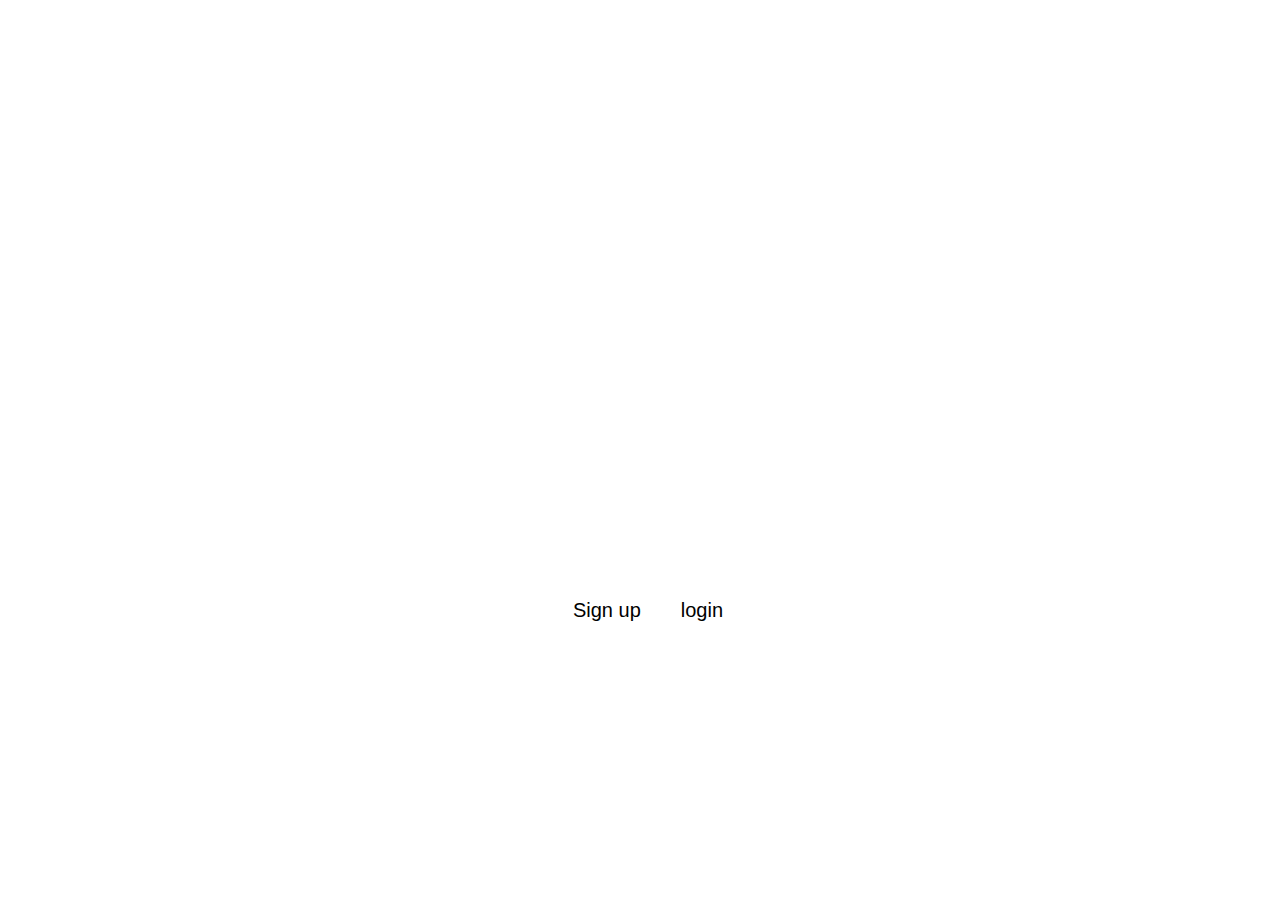
<file: index.html>
<!DOCTYPE html>
<html lang="en">
<head>
    <meta charset="UTF-8">
    <meta http-equiv="X-UA-Compatible" content="IE=edge">
    <meta name="viewport" content="width=device-width, initial-scale=1.0">
    <title>Yangfei</title>
    <link rel="stylesheet" href="./css/login-style.css">
</head>
<body class="center flex-col">
    <h1 class="heading" id="a">Login</h1>

    <form class="center flex-col">
        <Label>Username</Label>
        <input type="text" id="username" name="username" required/>
        <Label class="mt-10">Password</Label>
        <input type="password"  id="password" name="password" required/>    
        <div class="center">
            <button type="button">Sign up</button>
            <button type="button" onclick="validatelogin()">login</button>
        </div>
    </form>
    
    <p id="error-message"></p>
  </body>
</html>
<script src="./scripts/login-main.js"></script>
</file>
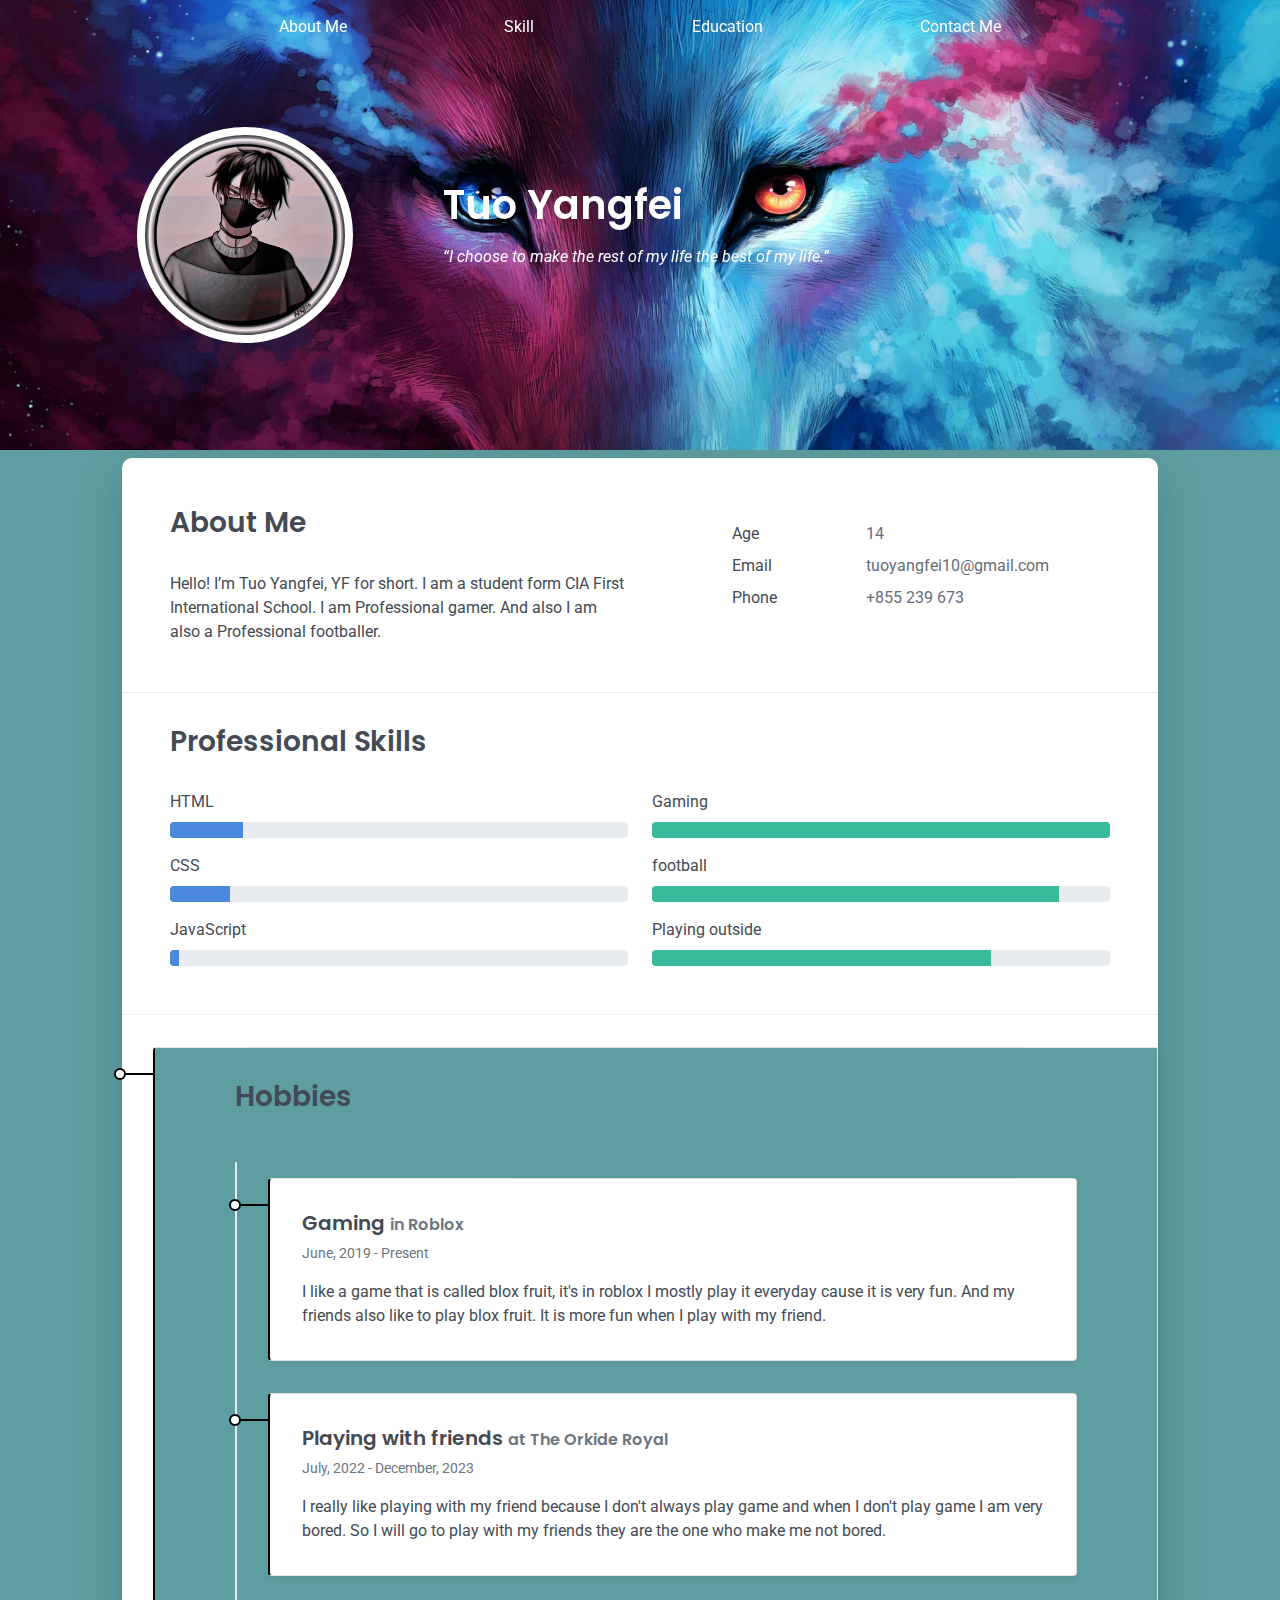
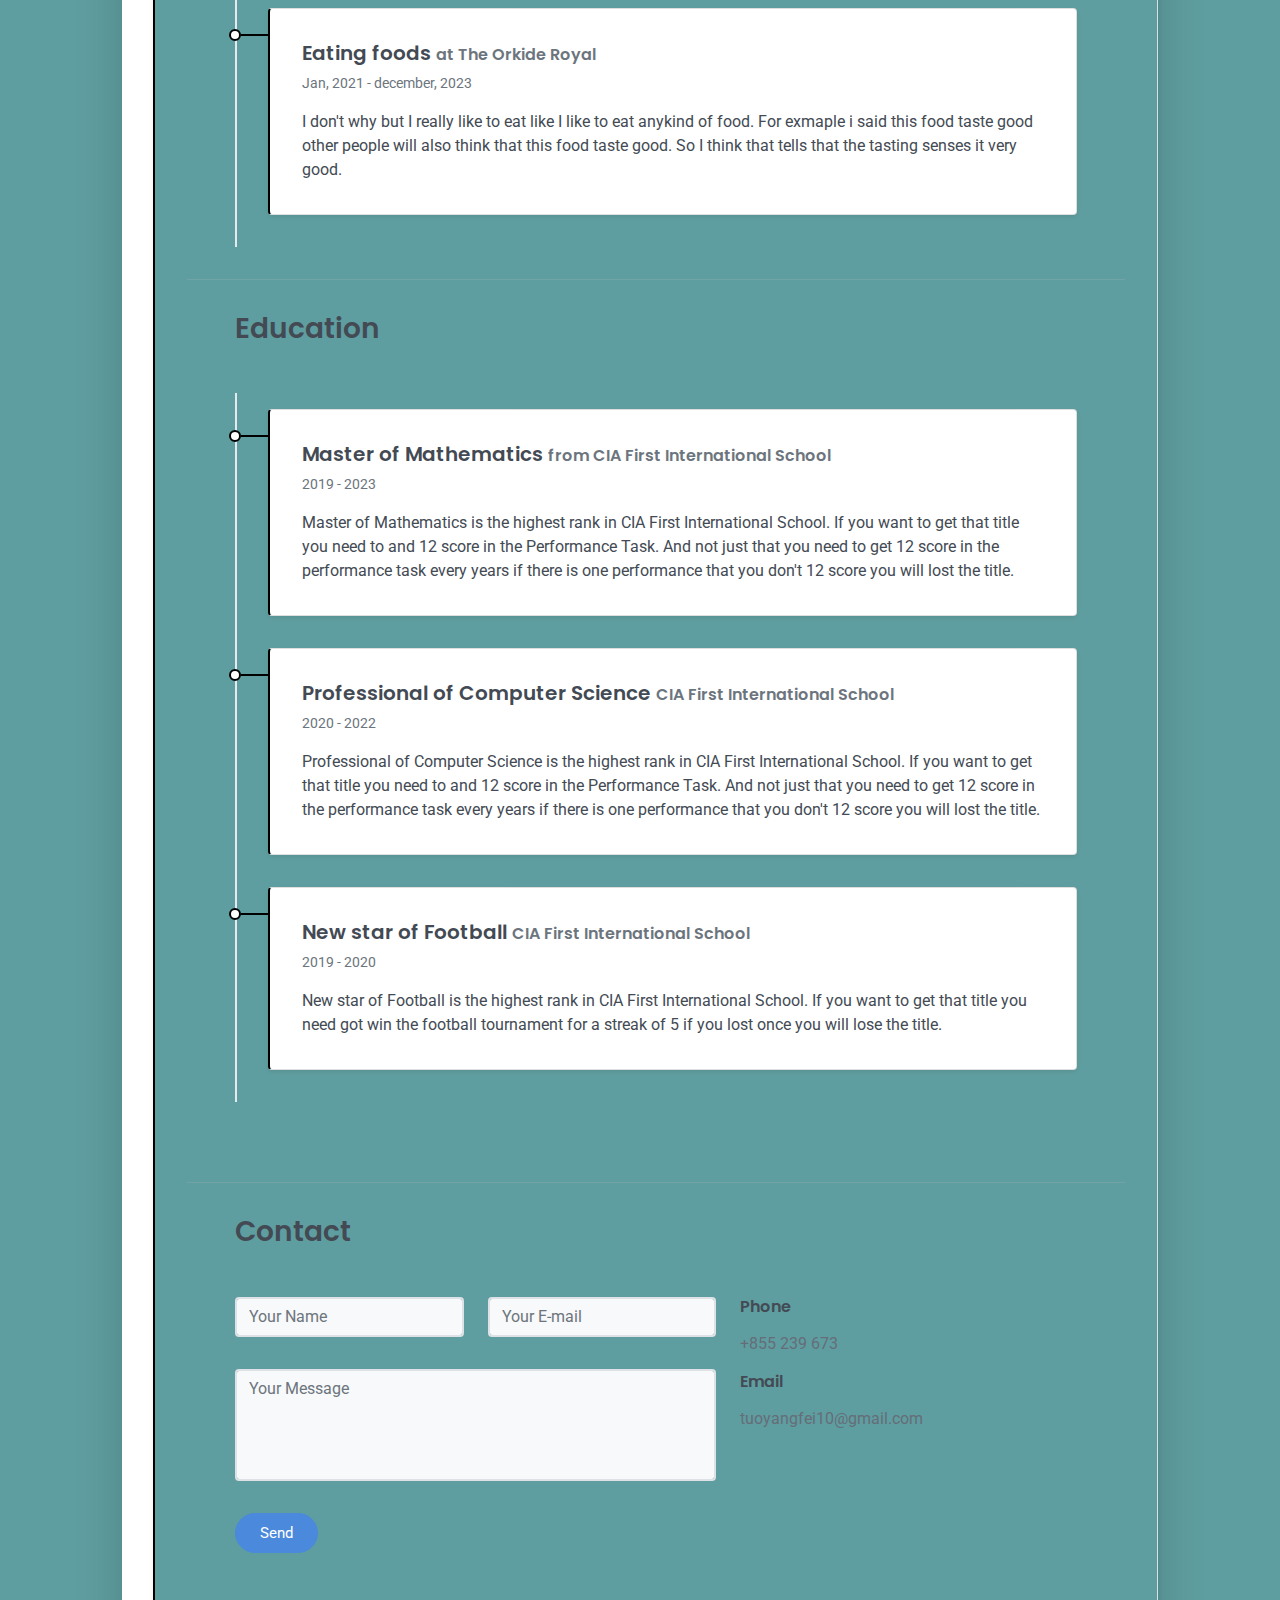
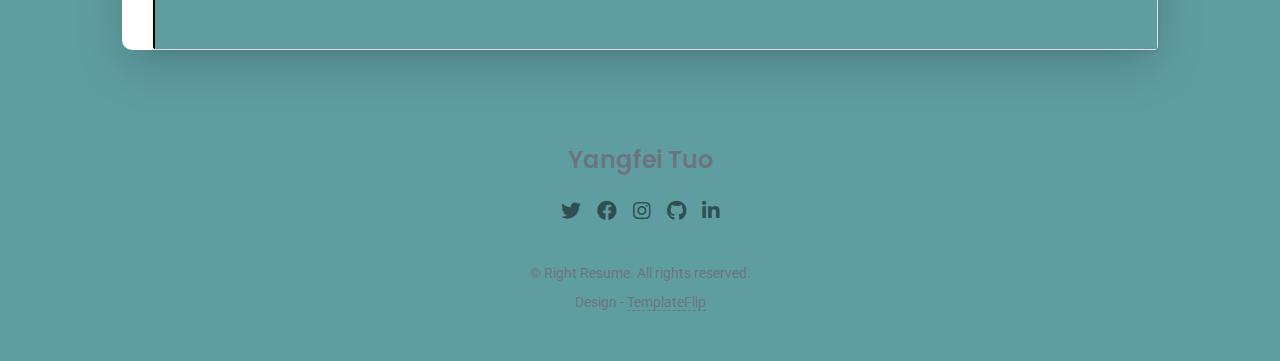
<file: about-me.html>
<!DOCTYPE html>
<html lang="en-US">
  <head>
    <meta charset="UTF-8" />
    <meta http-equiv="X-UA-Compatible" content="IE=edge" />
    <meta name="viewport" content="width=device-width, initial-scale=1" />
    <title>Tuo Yangfei</title>
    <link rel="preconnect" href="https://fonts.gstatic.com" crossorigin="crossorigin" />
    <link
      rel="preload"
      as="style"
      href="https://fonts.googleapis.com/css2?family=Poppins:wght@600&amp;family=Roboto:wght@300;400;500;700&amp;display=swap"
    />
    <link
      rel="stylesheet"
      href="https://fonts.googleapis.com/css2?family=Poppins:wght@600&amp;family=Roboto:wght@300;400;500;700&amp;display=swap"
      media="print"
      onload="this.media='all'"
    />
    <noscript>
      <link
        rel="stylesheet"
        href="https://fonts.googleapis.com/css2?family=Poppins:wght@600&amp;family=Roboto:wght@300;400;500;700&amp;display=swap"
      />
    </noscript>
    <link rel="shortcut icon" type="image/x-icon" href="favicon.ico?" />
    <link href="css/font-awesome/css/all.min.css?ver=1.2.0" rel="stylesheet" />
    <link href="css/bootstrap.min.css?ver=1.2.0" rel="stylesheet" />
    <link href="css/aos.css?ver=1.2.0" rel="stylesheet" />
    <link href="css/main.css?ver=1.2.0" rel="stylesheet" />
    <link rel="stylesheet" href="./css/style.css" />
    <noscript>
      <style type="text/css">
        [data-aos] {
          opacity: 1 !important;
          transform: translate(0) scale(1) !important;
        }
      </style>
    </noscript>
  </head>
  <body id="top" onload="primaryLoad();">
    <div class="top-progress-bar" id="topProgressBar"></div>

    <div class="page-content relative bg-cadetblue">
      <div class="header-nav">
        <div class="container header-nav-wrapper">
          <a href="#about-me">About Me</a>
          <a href="#skill">Skill</a>
          <a href="#education">Education</a>
          <a href="#contact">Contact Me</a>
        </div>
      </div>

      <div class="cover-bg p-3 p-lg-4 text-white">
        <div class="center h-full cover-wrapper">
          <div class="col-lg-4 col-md-5">
            <div class="avatar p-1">
              <img src="images/profile.jpg" width="200" height="200" alt="profile" />
            </div>
          </div>
          <div class="col-lg-8 col-md-7 text-center text-md-start">
            <h2 class="h1 mt-2" data-aos="fade-left" data-aos-delay="0">Tuo Yangfei</h2>

            <div class="d-print-none" data-aos="fade-left" data-aos-delaage="200">
              <p class="text-italic">
                “I choose to make the rest of my life the best of my life.”
              </p>
            </div>
          </div>
        </div>
      </div>
      <div class="container">
        <div class="cover shadow-lg bg-white">
          <div id="about-me" class="about-section pt-4 px-3 px-lg-4 mt-1">
            <div class="row">
              <div class="col-md-6">
                <h2 class="h3 mb-3">About Me</h2>
                <p>
                  Hello! I’m Tuo Yangfei, YF for short. I am a student form CIA First International School. I am Professional gamer. And also I am also a Professional footballer.
                </p>
              </div>
              <div class="col-md-5 offset-md-1">
                <div class="row mt-2">
                  <div class="col-sm-4">
                    <div class="pb-1">Age</div>
                  </div>
                  <div class="col-sm-8">
                    <div class="pb-1 text-secondary">
                      <span id="age"></span>
                    </div>
                  </div>
                  <div class="col-sm-4">
                    <div class="pb-1">Email</div>
                  </div>
                  <div class="col-sm-8">
                    <div class="pb-1 text-secondary">tuoyangfei10@gmail.com</div>
                  </div>
                  <div class="col-sm-4">
                    <div class="pb-1">Phone</div>
                  </div>
                  <div class="col-sm-8">
                    <div class="pb-1 text-secondary">+855 239 673</div>
                  </div>
                </div>
              </div>
            </div>
          </div>

          <hr class="d-print-none" />

          <div id="skill" class="skills-section px-3 px-lg-4">
            <h2 class="h3 mb-3">Professional Skills</h2>
            <div class="row">
              <div class="col-md-6">
                <div class="mb-2">
                  <span>HTML</span>
                  <div class="progress my-1">
                    <div
                      class="progress-bar bg-primary"
                      role="progressbar"
                      data-aos="zoom-in-right"
                      data-aos-delay="100"
                      data-aos-anchor=".skills-section"
                      style="width: 16%"
                      aria-valuenow="90"
                      aria-valuemin="0"
                      aria-valuemax="100"
                    ></div>
                  </div>
                </div>
                <div class="mb-2">
                  <span>CSS</span>
                  <div class="progress my-1">
                    <div
                      class="progress-bar bg-primary"
                      role="progressbar"
                      data-aos="zoom-in-right"
                      data-aos-delay="200"
                      data-aos-anchor=".skills-section"
                      style="width: 13%"
                      aria-valuenow="85"
                      aria-valuemin="0"
                      aria-valuemax="100"
                    ></div>
                  </div>
                </div>
                <div class="mb-2">
                  <span>JavaScript</span>
                  <div class="progress my-1">
                    <div
                      class="progress-bar bg-primary"
                      role="progressbar"
                      data-aos="zoom-in-right"
                      data-aos-delay="300"
                      data-aos-anchor=".skills-section"
                      style="width: 2%"
                      aria-valuenow="75"
                      aria-valuemin="0"
                      aria-valuemax="100"
                    ></div>
                  </div>
                </div>
              </div>
              <div class="col-md-6">
                <div class="mb-2">
                  <span>Gaming</span>
                  <div class="progress my-1">
                    <div
                      class="progress-bar bg-success"
                      role="progressbar"
                      data-aos="zoom-in-right"
                      data-aos-delay="400"
                      data-aos-anchor=".skills-section"
                      style="width: 99.9%"
                      aria-valuenow="90"
                      aria-valuemin="0"
                      aria-valuemax="100"
                    ></div>
                  </div>
                </div>
                <div class="mb-2">
                  <span>football</span>
                  <div class="progress my-1">
                    <div
                      class="progress-bar bg-success"
                      role="progressbar"
                      data-aos="zoom-in-right"
                      data-aos-delay="500"
                      data-aos-anchor=".skills-section"
                      style="width: 88.8%"
                      aria-valuenow="85"
                      aria-valuemin="0"
                      aria-valuemax="100"
                    ></div>
                  </div>
                </div>
                <div class="mb-2">
                  <span>Playing outside</span>
                  <div class="progress my-1">
                    <div
                      class="progress-bar bg-success"
                      role="progressbar"
                      data-aos="zoom-in-right"
                      data-aos-delay="600"
                      data-aos-anchor=".skills-section"
                      style="width: 74%"
                      aria-valuenow="75"
                      aria-valuemin="0"
                      aria-valuemax="100"
                    ></div>
                  </div>
                </div>
              </div>
            </div>
          </div>

          <hr class="d-print-none" />


              <div class="timeline-card timeline-card-primary card shadow-sm">
                <div class="card-body bg-cadetblue"><div id="experience" class="work-experience-section px-3 px-lg-4">
                  <h2 class="h3 mb-4">Hobbies</h2>
                  <div class="timeline">
                    <div class="timeline-card timeline-card-primary card shadow-sm">
                      <div class="card-body">
                        <div class="h5 mb-1">
                          Gaming
                          <span class="text-muted h6">in Roblox</span>
                        </div>
                        <div class="text-muted text-small mb-2">June, 2019 - Present</div>
                        <div>
                          I like a game that is called blox fruit, it's in roblox I mostly play it everyday cause it is very fun. And my friends also like to play blox fruit. It is more fun when I play with my friend.
                        </div>
                      </div>
                    </div>
                    <div class="timeline-card timeline-card-primary card shadow-sm">
                      <div class="card-body">
                        <div class="h5 mb-1">
                          Playing with friends
                          <span class="text-muted h6"> at The Orkide Royal</span>
                        </div>
                        <div class="text-muted text-small mb-2">July, 2022 - December, 2023</div>
                        <div>
                        I really like playing with my friend because I don't always play game and when I don't play game I am very bored. So I will go to play with my friends they are the one who make me not bored.
                        </div>
                      </div>
                    </div>
                    <div class="timeline-card timeline-card-primary card shadow-sm">
                      <div class="card-body">
                  <div class="h5 mb-1">
                   Eating foods 
                    <span class="text-muted h6">at The Orkide Royal</span>
                  </div>
                  <div class="text-muted text-small mb-2">Jan, 2021 - december, 2023</div>
                  <div>
                   I don't why but I really like to eat like I like to eat anykind of food. For exmaple i said this food taste good other people will also think that this food taste good. So I think that tells that the tasting senses it very good.
                  </div>
                </div>
              </div>
            </div>
          </div>

          <hr class="d-print-none" />

          <div class="page-break"></div>

          <div id="education" class="education-section px-3 px-lg-4 pb-4">
            <h2 class="h3 mb-4">Education</h2>
            <div class="timeline">
              <div class="timeline-card timeline-card-success card shadow-sm">
                <div class="card-body">
                  <div class="h5 mb-1">
                    Master of Mathematics 
                    <span class="text-muted h6">from CIA First International School</span>
                  </div>
                  <div class="text-muted text-small mb-2">2019 - 2023</div>
                  <div>
                    Master of Mathematics is the highest rank in CIA First International School. If you want to get that title you need to and 12 score in the Performance Task. And not just that you need to get 12 score in the performance task every years if there is one performance that you don't 12 score you will lost the title.
                  </div>
                </div>
              </div>
              <div class="timeline-card timeline-card-success card shadow-sm">
                <div class="card-body">
                  <div class="h5 mb-1">
                    Professional of Computer Science
                    <span class="text-muted h6">CIA First International School</span>
                  </div>
                  <div class="text-muted text-small mb-2">2020 - 2022</div>
                  <div>
                    Professional of Computer Science is the highest rank in CIA First International School. If you want to get that title you need to and 12 score in the Performance Task. And not just that you need to get 12 score in the performance task every years if there is one performance that you don't 12 score you will lost the title.
                  </div>
                </div>
              </div>
              <div class="timeline-card timeline-card-success card shadow-sm">
                <div class="card-body ">
                  <div class="h5 mb-1">
                    New star of Football
                    <span class="text-muted h6">CIA First International School</span>
                  </div>
                  <div class="text-muted text-small mb-2">2019 - 2020</div>
                  <div>
                    New star of Football is the highest rank in CIA First International School. If you want to get that title you need got win the football tournament for a streak of 5 if you lost once you will lose the title.
                  </div>
                </div>
              </div>
            </div>
          </div>

          <hr class="d-print-none" />

          <div class="contant-section px-3 px-lg-4 pb-4" id="contact">
            <h2 class="h3 text mb-3">Contact</h2>
            <div class="row">
              <div class="col-md-7 d-print-none">
                <div class="my-2">
                  <form action="https://formspree.io/f/xleyqwer" method="POST">
                    <div class="row">
                      <div class="col-6">
                        <input
                          class="form-control"
                          type="text"
                          id="name"
                          name="name"
                          placeholder="Your Name"
                          required
                        />
                      </div>
                      <div class="col-6">
                        <input
                          class="form-control"
                          type="email"
                          id="email"
                          name="_replyto"
                          placeholder="Your E-mail"
                          required
                        />
                      </div>
                    </div>
                    <div class="form-group my-2">
                      <textarea
                        class="form-control"
                        style="resize: none"
                        id="message"
                        name="message"
                        rows="4"
                        placeholder="Your Message"
                        required
                      ></textarea>
                    </div>
                    <button class="btn btn-primary mt-2" type="submit">Send</button>
                  </form>
                </div>
              </div>
              <div class="col">
                <div class="mt-2">
                  <h3 class="h6">Phone</h3>
                  <div class="pb-2 text-secondary">+855 239 673</div>
                  <h3 class="h6">Email</h3>
                  <div class="pb-2 text-secondary">tuoyangfei10@gmail.com</div>
                </div>
              </div>
              <div class="col d-none d-print-block">
                <div class="mt-2">
                  <div>
                    <div class="mb-2">
                      <div class="text-dark">
                        <i class="fab fa-twitter mr-1"></i><span>https://twitter.com/templateflip</span>
                      </div>
                    </div>
                    <div class="mb-2">
                      <div class="text-dark">
                        <i class="fab fa-facebook mr-1"></i><span>https://www.facebook.com/templateflip</span>
                      </div>
                    </div>
                    <div class="mb-2">
                      <div class="text-dark">
                        <i class="fab fa-instagram mr-1"></i><span>https://www.instagram.com/templateflip</span>
                      </div>
                    </div>
                    <div class="mb-2">
                      <div class="text-dark">
                        <i class="fab fa-github mr-1"></i><span>https://github.com/templateflip</span>
                      </div>
                    </div>
                  </div>
                </div>
              </div>
            </div>
          </div>
        </div>
      </div>
    </div>
    <footer class="pt-4 pb-4 text-muted text-center d-print-none">
      <div class="container">
        <div class="my-3">
          <div class="h4">Yangfei Tuo</div>
          <div class="footer-nav">
            <nav role="navigation">
              <ul class="nav justify-content-center">
                <li class="nav-item">
                  <a class="nav-link" href="https://twitter.com" title="Twitter" target="_blank">
                    <i class="fab fa-twitter"></i>
                    <span class="menu-title sr-only">Twitter</span>
                  </a>
                </li>
                <li class="nav-item">
                  <a class="nav-link" href="https://www.facebook.com" title="Facebook" target="_blank">
                    <i class="fab fa-facebook"></i>
                    <span class="menu-title sr-only">Facebook</span></a
                  >
                </li>
                <li class="nav-item">
                  <a class="nav-link" href="https://www.instagram.com" title="Instagram" target="_blank">
                    <i class="fab fa-instagram"> </i>
                    <span class="menu-title sr-only">Instagram</span></a
                  >
                </li>
                <li class="nav-item">
                  <a class="nav-link" href="https://github.com/NoxinDVictus" title="Github" target="_blank">
                    <i class="fab fa-github"></i>
                    <span class="menu-title sr-only">Github</span></a
                  >
                </li>

                <li class="nav-item">
                  <a
                    class="nav-link"
                    href="https://www.linkedin.com/in/john-vincent-calma-1a8040190/"
                    title="Github"
                    target="_blank"
                  >
                    <i class="fab fa-linkedin-in"></i>
                    <span class="menu-title sr-only">LinkedIn</span>
                  </a>
                </li>
              </ul>
            </nav>
          </div>
        </div>
        <div class="text-small">
          <div class="mb-1">&copy; Right Resume. All rights reserved.</div>
          <div>
            Design -
            <a href="https://templateflip.com/" target="_blank">TemplateFlip</a>
          </div>
        </div>
      </div>
    </footer>
    <script src="scripts/bootstrap.bundle.min.js?ver=1.2.0"></script>
    <script src="scripts/aos.js?ver=1.2.0"></script>
    <script src="scripts/main.js?ver=1.2.0"></script>
    <script src="scripts/custom.js"></script>
  </body>
</html>
</file>
<file: css/login-style.css>
body {
    background-image: url('https://wallpapercave.com/wp/wp2757894.gif');
    height: 100vh;
    width: 100vw;
    overflow: hidden;
}

.heading {
    color: rgb(255, 255, 255);
}

form {
    border: 5px solid rgb(255, 255, 255);
    border-radius: 10px;
    padding: 10px;
    /* transition: all 500ms; */
}
form {
    border: 5px solid transparent;
    border-radius: 10px;
    padding: 10px;
    width: 300px;
     transition: all 1000ms; 
}
form:hover {
    border-color: rgb(255, 255, 255);
}

#a {
    text-decoration: underline;
    text-align: center;
    font-size: 50px;
}

label {
    color: rgb(255, 255, 255);
    font-size: 43px;
    /* transition: all 500ms; */
}

label:hover {
    text-decoration: underline;
    /* text-shadow: 10px 10px 10px red; */
}

label:focus {
    color: rgb(255, 0, 0);
}

.mt-10 {
    margin-top: 10px;
}

.center {
    display: flex;
    justify-content: center;
    align-items: center;
}

.flex-col {
    flex-direction: column;
}

button {
    background-color: rgb(255, 255, 255);
    color: rgb(0, 0, 0);
    border: none;
    font-size: 20px;
    border-radius: 10px;
    margin: 10px;
    padding: 10px;
}

button:focus {
    background-color: red;
}

input {
    border: none;
    height: 50px;
    width: 250px;
    border-radius: 10px;
}
</file>
<file: css/main.css>
/* Buttons */
/* Inputs */
/* Timeline custom component */

.timeline {
  border-left: 2px solid #e6e9ed;
  padding: 1rem 0;
}

.timeline-card {
  position: relative;
  margin-left: 31px;
  border-left: 2px solid;
  margin-bottom: 2rem;
}

.timeline-card:last-child {
  margin-bottom: 1rem;
}

.timeline-card:before {
  content: "";
  display: inline-block;
  position: absolute;
  background-color: #fff;
  border-radius: 10px;
  width: 12px;
  height: 12px;
  top: 20px;
  left: -41px;
  border: 2px solid;
  z-index: 2;
}

.timeline-card:after {
  content: "";
  display: inline-block;
  position: absolute;
  background-color: currentColor;
  width: 29px;
  height: 2px;
  top: 25px;
  left: -29px;
  z-index: 1;
}

.timeline-card-primary {
  border-left-color: rgb(0, 0, 0);
}

.timeline-card-primary:before {
  border-color: #000000;
}

.timeline-card-primary:after {
  background-color: rgb(0, 0, 0);
}

.timeline-card-success {
  border-left-color: #000000;
}

.timeline-card-success:before {
  border-color: #000000;
}

.timeline-card-success:after {
  background-color: #000000;
}

html {
  scroll-behavior: smooth;
}

.site-title {
  font-size: 1.25rem;
  line-height: 2.5rem;
}

.nav-link {
  padding: 0;
  font-size: 1.25rem;
  line-height: 2.5rem;
  color: rgba(0, 0, 0, 0.5);
}

.nav-link:hover,
.nav-link:focus,
.active .nav-link {
  color: rgba(0, 0, 0, 0.8);
}

.nav-item + .nav-item {
  margin-left: 1rem;
}

.cover {
  border-radius: 10px;
}

.cover-bg {
  background-image: url("../images/banner.jpg");
  height: 50vh;
}

@media (min-width: 750px) {
  .cover-bg {
    background-repeat: no-repeat;
    background-size: cover;
  }
}

@media (max-width: 750px) {
  .cover-bg {
    background-size: 100px;
    height: unset;
  }
}

.avatar {
  max-width: 216px;
  max-height: 216px;
  margin-top: 20px;
  text-align: center;
  margin-left: auto;
  margin-right: auto;
  border-radius: 50%;
  background-color: #ffffff;
}

.avatar:hover {
  transition: 1s all linear;
  background-color: #37bc9b;
  transform: scale(1.1);
}

.avatar:not(:hover) {
  transition: 1s all linear;
  transform: scale(1);
}

.avatar img {
  border-radius: 50%;
}

footer a:not(.nav-link) {
  color: inherit;
  border-bottom: 1px dashed;
  text-decoration: none;
  cursor: pointer;
}

@media (min-width: 48em) {
  .site-title {
    float: left;
  }
  .site-nav {
    float: right;
  }
}

@media print {
  body {
    background-color: #fff;
  }
  .container {
    width: auto;
    max-width: 100%;
    padding: 0;
  }
  .cover,
  .cover-bg {
    border-radius: 0;
  }
  .cover.shadow-lg {
    box-shadow: none !important;
  }
  .cover-bg {
    padding: 5rem !important;
    padding-bottom: 10px !important;
  }
  .avatar {
    margin-top: -10px;
  }
  .about-section {
    padding: 6.5rem 5rem 2rem !important;
  }
  .skills-section,
  .work-experience-section,
  .education-section,
  .contant-section {
    padding: 1.5rem 5rem 2rem !important;
  }
  .page-break {
    padding-top: 5rem;
    page-break-before: always;
  }
}
</file>
<file: css/style.css>
html {
  scroll-behavior: smooth;
  scroll-padding: var(--scroll-padding, 1rem);
}

.login-container {
  width: 300px;
  padding: 20px;
  border: 1px solid #ccc;
  border-radius: 8px;
  box-shadow: 0 0 10px rgba(0, 0, 0, 0.1);
}

label {
  display: block;
  margin-bottom: 8px;
}

input {
  width: 100%;
  padding: 8px;
  margin-bottom: 16px;
  box-sizing: border-box;
}

button {
  background-color: #4caf50;
  color: white;
  padding: 10px;
  border: none;
  border-radius: 4px;
  cursor: pointer;
}

button:hover {
  background-color: #45a049;
}

.top-progress-bar {
  position: fixed;
  top: 0;
  left: 0;
  width: 0;
  height: 5px;
  background-color: cadetblue;
  transition: width 0.3s ease;
  z-index: 1000;
}

.text-italic {
  font-style: italic;
}

.d-flex {
  display: flex;
}

.relative {
  position: relative;
}

.absolute {
  position: absolute;
}

.h-full {
  height: 100%;
}

.center {
  display: flex;
  justify-content: center;
  align-items: center;
}

@media (max-width: 750px) {
  .cover-wrapper {
    flex-direction: column;
  }
}

.header-nav {
  position: fixed;
  width: 100%;
  display: flex;
  justify-content: center;
  align-items: center;
  flex-direction: row;
  top: 0;
  left: 0;
  z-index: 999;
  transition: all 1s ease;
}

.header-nav-wrapper {
  display: flex;
  justify-content: space-evenly;
  align-items: center;
}

.header-nav-wrapper > a {
  text-decoration: none;
  color: #ffffff;
  margin: 15px 0;
  position: relative;
}

.header-nav-wrapper a::before {
  content: "";
  position: absolute;
  width: 100%;
  height: 3px;
  bottom: 0;
  left: 0;
  background: #37bc9b;
  visibility: hidden;
  border-radius: 5px;
  transform: scaleX(0);
  transition: 0.25s linear;
}

.header-nav-wrapper a:hover::before {
  visibility: visible;
  -webkit-transform: scaleX(1);
  -moz-transform: scaleX(1);
  transform: scaleX(1);
}


.bg-cadetblue {
  background-color: cadetblue;
}

.bg-cadetblue {
  background-color: cadetblue;
}
</file>
